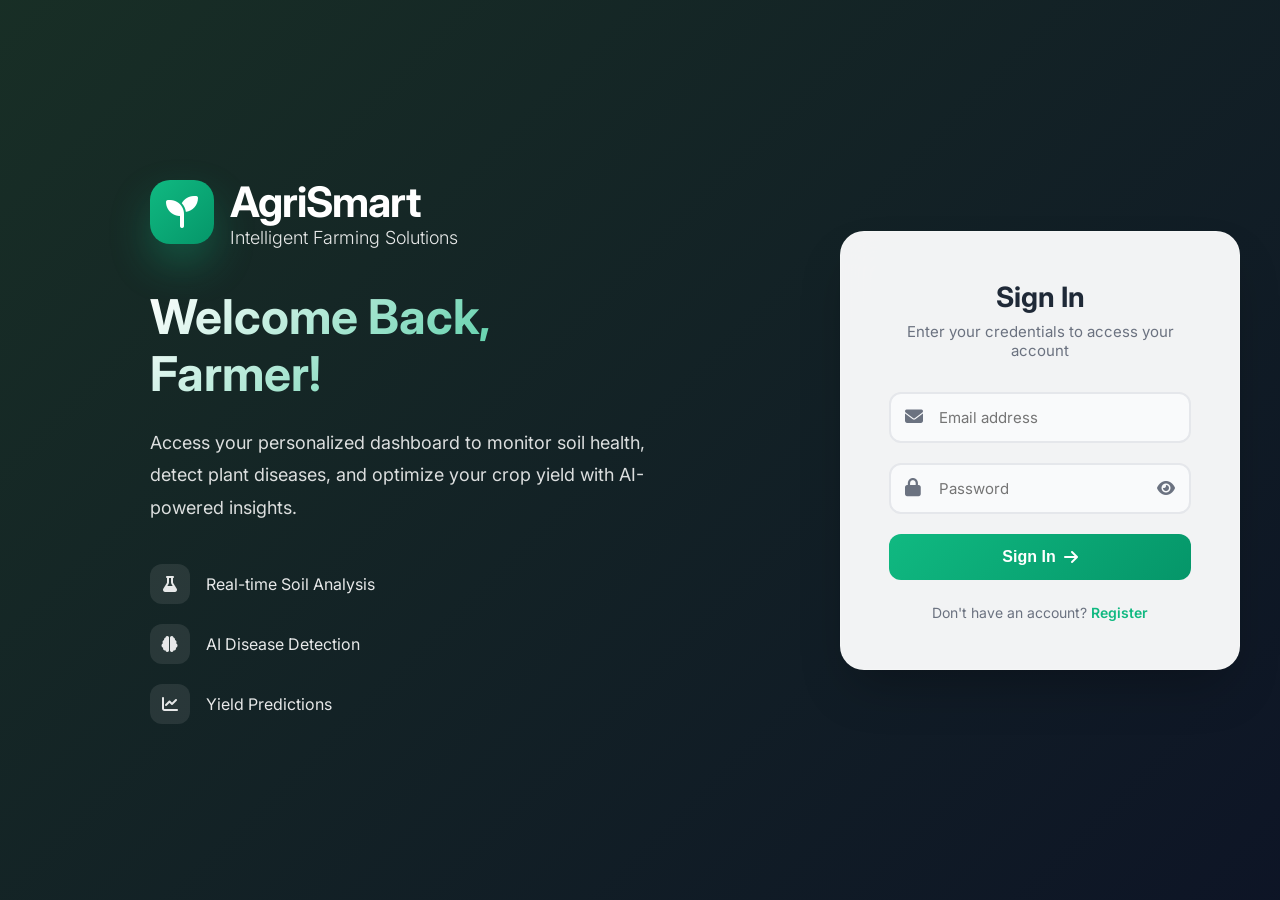
<file: frontend/index.html>
<!DOCTYPE html>
<html lang="en">

<head>
    <meta charset="UTF-8">
    <meta name="viewport" content="width=device-width, initial-scale=1.0">
    <title>AgriSmart | Intelligent Agriculture Support</title>
    <link href="https://fonts.googleapis.com/css2?family=Inter:wght@300;400;500;600;700&display=swap" rel="stylesheet">
    <link rel="stylesheet" href="https://cdnjs.cloudflare.com/ajax/libs/font-awesome/6.4.0/css/all.min.css">
    
    <script src="guard.js"></script>
    <style>
        :root {
            --primary-green: #2d5a3d;
            --light-green: #4a7c59;
            --accent-green: #7fb069;
            --pale-green: #e8f5e9;
            --dark-bg: #1a2f1f;
            --card-bg: #ffffff;
            --text-dark: #1f2937;
            --text-light: #6b7280;
            --border-color: #d1d5db;
            --success: #22c55e;
            --warning: #f59e0b;
            --error: #ef4444;
            --sidebar-width: 260px;
        }

        * {
            margin: 0;
            padding: 0;
            box-sizing: border-box;
        }

        body {
            font-family: 'Inter', sans-serif;
            background: linear-gradient(135deg, #f0fdf4 0%, #dcfce7 100%);
            color: var(--text-dark);
            min-height: 100vh;
            display: flex;
        }

        .sidebar {
            width: var(--sidebar-width);
            background: linear-gradient(180deg, var(--primary-green) 0%, var(--dark-bg) 100%);
            color: white;
            position: fixed;
            height: 100vh;
            padding: 24px 0;
            display: flex;
            flex-direction: column;
            box-shadow: 4px 0 24px rgba(0, 0, 0, 0.15);
            z-index: 100;
        }

        .sidebar-header {
            padding: 0 24px 24px;
            border-bottom: 1px solid rgba(255, 255, 255, 0.1);
            margin-bottom: 16px;
        }

        .logo {
            display: flex;
            align-items: center;
            gap: 12px;
            font-size: 24px;
            font-weight: 700;
        }

        .logo i {
            font-size: 32px;
            color: var(--accent-green);
        }

        .logo-subtitle {
            font-size: 12px;
            color: rgba(255, 255, 255, 0.7);
            margin-left: 44px;
            font-weight: 400;
        }

        .nav-menu {
            flex: 1;
            padding: 0 16px;
        }

        .nav-item {
            display: flex;
            align-items: center;
            gap: 14px;
            padding: 14px 16px;
            margin: 4px 0;
            border-radius: 12px;
            cursor: pointer;
            transition: all 0.3s ease;
            font-weight: 500;
            color: rgba(255, 255, 255, 0.8);
            border: none;
            background: transparent;
            width: 100%;
            text-align: left;
            font-size: 15px;
        }

        .nav-item:hover {
            background: rgba(255, 255, 255, 0.1);
            color: white;
            transform: translateX(4px);
        }

        .nav-item.active {
            background: var(--accent-green);
            color: white;
            box-shadow: 0 4px 12px rgba(127, 176, 105, 0.4);
        }

        .nav-item i {
            font-size: 18px;
            width: 24px;
            text-align: center;
        }

        .sidebar-footer {
            padding: 16px 24px;
            border-top: 1px solid rgba(255, 255, 255, 0.1);
        }

        .logout-btn {
            display: flex;
            align-items: center;
            gap: 12px;
            color: rgba(255, 255, 255, 0.8);
            background: rgba(255, 255, 255, 0.1);
            border: none;
            padding: 12px 16px;
            border-radius: 10px;
            cursor: pointer;
            width: 100%;
            font-size: 14px;
            font-weight: 500;
            transition: all 0.3s ease;
        }

        .logout-btn:hover {
            background: rgba(239, 68, 68, 0.2);
            color: #fca5a5;
        }

        .main-content {
            margin-left: var(--sidebar-width);
            flex: 1;
            padding: 32px 40px;
            max-width: calc(100% - var(--sidebar-width));
        }

        .header {
            display: flex;
            justify-content: space-between;
            align-items: center;
            margin-bottom: 32px;
        }

        .page-title h1 {
            font-size: 28px;
            font-weight: 700;
            color: var(--primary-green);
            margin-bottom: 4px;
        }

        .page-title p {
            color: var(--text-light);
            font-size: 14px;
        }

        .user-info {
            display: flex;
            align-items: center;
            gap: 16px;
        }

        .weather-widget {
            display: flex;
            align-items: center;
            gap: 8px;
            background: white;
            padding: 10px 16px;
            border-radius: 12px;
            box-shadow: 0 2px 8px rgba(0, 0, 0, 0.05);
            font-size: 14px;
            color: var(--text-dark);
        }

        .weather-widget i {
            color: var(--warning);
            font-size: 20px;
        }

        .user-avatar {
            width: 44px;
            height: 44px;
            border-radius: 50%;
            background: linear-gradient(135deg, var(--accent-green) 0%, var(--light-green) 100%);
            display: flex;
            align-items: center;
            justify-content: center;
            color: white;
            font-weight: 600;
            cursor: pointer;
            box-shadow: 0 2px 12px rgba(127, 176, 105, 0.4);
        }

        .section {
            display: none;
            animation: fadeIn 0.4s ease;
        }

        .section.active {
            display: block;
        }

        @keyframes fadeIn {
            from {
                opacity: 0;
                transform: translateY(10px);
            }
            to {
                opacity: 1;
                transform: translateY(0);
            }
        }

        .card {
            background: var(--card-bg);
            border-radius: 16px;
            padding: 28px;
            box-shadow: 0 4px 24px rgba(0, 0, 0, 0.06);
            margin-bottom: 24px;
            border: 1px solid rgba(0, 0, 0, 0.04);
        }

        .card-header {
            display: flex;
            align-items: center;
            gap: 12px;
            margin-bottom: 24px;
            padding-bottom: 16px;
            border-bottom: 2px solid var(--pale-green);
        }

        .card-header i {
            font-size: 24px;
            color: var(--accent-green);
            background: var(--pale-green);
            padding: 10px;
            border-radius: 10px;
        }

        .card-header h2 {
            font-size: 20px;
            font-weight: 600;
            color: var(--text-dark);
        }

        .form-grid {
            display: grid;
            grid-template-columns: repeat(auto-fit, minmax(220px, 1fr));
            gap: 20px;
            margin-bottom: 24px;
        }

        .input-group {
            display: flex;
            flex-direction: column;
            gap: 8px;
        }

        .input-group label {
            font-size: 14px;
            font-weight: 600;
            color: var(--text-dark);
            display: flex;
            align-items: center;
            gap: 6px;
        }

        .input-group label i {
            color: var(--accent-green);
            font-size: 12px;
        }

        .input-group input,
        .input-group select {
            padding: 12px 16px;
            border: 2px solid #e5e7eb;
            border-radius: 10px;
            font-size: 15px;
            transition: all 0.3s ease;
            font-family: inherit;
        }

        .input-group input:focus,
        .input-group select:focus {
            outline: none;
            border-color: var(--accent-green);
            box-shadow: 0 0 0 3px rgba(127, 176, 105, 0.15);
        }

        .submit-btn {
            background: linear-gradient(135deg, var(--primary-green) 0%, var(--light-green) 100%);
            color: white;
            border: none;
            padding: 14px 32px;
            border-radius: 10px;
            font-size: 16px;
            font-weight: 600;
            cursor: pointer;
            transition: all 0.3s ease;
            display: inline-flex;
            align-items: center;
            gap: 8px;
            box-shadow: 0 4px 16px rgba(45, 90, 61, 0.3);
        }

        .submit-btn:hover {
            transform: translateY(-2px);
            box-shadow: 0 6px 20px rgba(45, 90, 61, 0.4);
        }

        .result-box {
            background: linear-gradient(135deg, var(--pale-green) 0%, #f0fdf4 100%);
            border-radius: 12px;
            padding: 20px;
            margin-top: 24px;
            border-left: 4px solid var(--accent-green);
        }

        .result-item {
            display: flex;
            align-items: center;
            gap: 12px;
            margin: 12px 0;
            font-size: 15px;
        }

        .result-item i {
            color: var(--accent-green);
            font-size: 18px;
        }

        .result-item strong {
            color: var(--primary-green);
            font-weight: 600;
        }

        .upload-container {
            display: grid;
            grid-template-columns: 1fr 1fr;
            gap: 32px;
            align-items: start;
        }

        .upload-box {
            border: 3px dashed #d1d5db;
            border-radius: 16px;
            padding: 40px;
            text-align: center;
            transition: all 0.3s ease;
            background: #fafafa;
            cursor: pointer;
            position: relative;
            overflow: hidden;
        }

        .upload-box:hover {
            border-color: var(--accent-green);
            background: var(--pale-green);
            transform: translateY(-2px);
        }

        .upload-box.has-image {
            border-color: var(--accent-green);
            background: white;
            padding: 20px;
        }

        .upload-box input[type="file"] {
            position: absolute;
            inset: 0;
            opacity: 0;
            cursor: pointer;
            width: 100%;
            height: 100%;
        }

        .upload-icon {
            font-size: 48px;
            color: var(--accent-green);
            margin-bottom: 16px;
        }

        .upload-text {
            font-size: 16px;
            color: var(--text-light);
            margin-bottom: 8px;
        }

        .upload-hint {
            font-size: 13px;
            color: #9ca3af;
        }

        .preview-image {
            max-width: 100%;
            max-height: 300px;
            border-radius: 12px;
            box-shadow: 0 4px 16px rgba(0, 0, 0, 0.1);
            display: none;
        }

        .upload-box.has-image .preview-image {
            display: block;
        }

        .upload-box.has-image .upload-content {
            display: none;
        }

        .analysis-panel {
            background: white;
            border-radius: 16px;
            padding: 24px;
            box-shadow: 0 4px 16px rgba(0, 0, 0, 0.06);
        }

        .analysis-status {
            display: flex;
            align-items: center;
            gap: 12px;
            padding: 16px;
            background: var(--pale-green);
            border-radius: 12px;
            margin-bottom: 20px;
        }

        .status-indicator {
            width: 12px;
            height: 12px;
            border-radius: 50%;
            background: var(--warning);
            animation: pulse 2s infinite;
        }

        @keyframes pulse {
            0%, 100% { opacity: 1; }
            50% { opacity: 0.5; }
        }

        .metric-grid {
            display: grid;
            grid-template-columns: repeat(2, 1fr);
            gap: 16px;
            margin-top: 20px;
        }

        .metric-card {
            background: #f9fafb;
            padding: 16px;
            border-radius: 12px;
            text-align: center;
            border: 2px solid transparent;
            transition: all 0.3s ease;
        }

        .metric-card:hover {
            border-color: var(--accent-green);
            transform: translateY(-2px);
        }

        .metric-value {
            font-size: 24px;
            font-weight: 700;
            color: var(--primary-green);
            margin-bottom: 4px;
        }

        .metric-label {
            font-size: 12px;
            color: var(--text-light);
            text-transform: uppercase;
            letter-spacing: 0.5px;
            font-weight: 600;
        }

        .profile-grid {
            display: grid;
            grid-template-columns: 300px 1fr;
            gap: 32px;
        }

        .profile-card {
            text-align: center;
            padding: 40px 24px;
        }

        .profile-avatar-large {
            width: 120px;
            height: 120px;
            border-radius: 50%;
            background: linear-gradient(135deg, var(--accent-green) 0%, var(--light-green) 100%);
            display: flex;
            align-items: center;
            justify-content: center;
            margin: 0 auto 20px;
            font-size: 48px;
            color: white;
            box-shadow: 0 8px 24px rgba(127, 176, 105, 0.4);
        }

        .profile-name {
            font-size: 22px;
            font-weight: 700;
            color: var(--text-dark);
            margin-bottom: 4px;
        }

        .profile-role {
            color: var(--accent-green);
            font-weight: 600;
            font-size: 14px;
            text-transform: uppercase;
            letter-spacing: 1px;
        }

        .info-list {
            display: flex;
            flex-direction: column;
            gap: 20px;
        }

        .info-item {
            display: flex;
            align-items: center;
            gap: 16px;
            padding: 20px;
            background: #f9fafb;
            border-radius: 12px;
            transition: all 0.3s ease;
        }

        .info-item:hover {
            background: var(--pale-green);
            transform: translateX(4px);
        }

        .info-icon {
            width: 48px;
            height: 48px;
            border-radius: 12px;
            background: white;
            display: flex;
            align-items: center;
            justify-content: center;
            color: var(--accent-green);
            font-size: 20px;
            box-shadow: 0 2px 8px rgba(0, 0, 0, 0.05);
        }

        .info-content h4 {
            font-size: 12px;
            color: var(--text-light);
            text-transform: uppercase;
            letter-spacing: 0.5px;
            margin-bottom: 4px;
        }

        .info-content p {
            font-size: 16px;
            font-weight: 600;
            color: var(--text-dark);
        }

        @media (max-width: 1024px) {
            .sidebar {
                transform: translateX(-100%);
                transition: transform 0.3s ease;
            }

            .sidebar.open {
                transform: translateX(0);
            }

            .main-content {
                margin-left: 0;
                max-width: 100%;
            }

            .upload-container {
                grid-template-columns: 1fr;
            }

            .profile-grid {
                grid-template-columns: 1fr;
            }
        }

        ::-webkit-scrollbar {
            width: 8px;
        }

        ::-webkit-scrollbar-track {
            background: #f1f1f1;
        }

        ::-webkit-scrollbar-thumb {
            background: var(--accent-green);
            border-radius: 4px;
        }

        ::-webkit-scrollbar-thumb:hover {
            background: var(--light-green);
        }
    </style>
</head>

<body>
    <!-- Logout Confirmation Modal -->
    <div id="logoutModal" style="
        display: none;
        position: fixed;
        inset: 0;
        background: rgba(0,0,0,0.5);
        z-index: 10000;
        align-items: center;
        justify-content: center;
    ">
        <div style="
            background: white;
            padding: 32px;
            border-radius: 16px;
            max-width: 400px;
            text-align: center;
            box-shadow: 0 25px 50px -12px rgba(0,0,0,0.25);
        ">
            <i class="fas fa-sign-out-alt" style="font-size: 48px; color: #ef4444; margin-bottom: 16px;"></i>
            <h3 style="margin-bottom: 8px; color: #1f2937;">Confirm Logout</h3>
            <p style="color: #6b7280; margin-bottom: 24px;">Are you sure you want to logout from AgriSmart?</p>
            <div style="display: flex; gap: 12px; justify-content: center;">
                <button onclick="closeLogoutModal()" style="
                    padding: 12px 24px;
                    border: 1px solid #d1d5db;
                    background: white;
                    border-radius: 8px;
                    cursor: pointer;
                    font-weight: 500;
                ">Cancel</button>
                <button onclick="confirmLogout()" style="
                    padding: 12px 24px;
                    border: none;
                    background: #ef4444;
                    color: white;
                    border-radius: 8px;
                    cursor: pointer;
                    font-weight: 500;
                ">Yes, Logout</button>
            </div>
        </div>
    </div>

    <!-- Edit Profile Modal -->
    <div id="editProfileModal" style="
        display: none;
        position: fixed;
        inset: 0;
        background: rgba(0,0,0,0.5);
        z-index: 10000;
        align-items: center;
        justify-content: center;
        overflow-y: auto;
    ">
        <div style="
            background: white;
            padding: 32px;
            border-radius: 16px;
            max-width: 500px;
            width: 90%;
            max-height: 90vh;
            overflow-y: auto;
            box-shadow: 0 25px 50px -12px rgba(0,0,0,0.25);
        ">
            <div style="display: flex; justify-content: space-between; align-items: center; margin-bottom: 24px;">
                <h3 style="color: #1f2937;">Edit Profile</h3>
                <button onclick="closeEditModal()" style="background: none; border: none; font-size: 24px; cursor: pointer; color: #6b7280;">&times;</button>
            </div>
            
            <div style="display: flex; flex-direction: column; gap: 16px;">
                <div>
                    <label style="display: block; font-size: 14px; font-weight: 500; margin-bottom: 6px; color: #374151;">Full Name</label>
                    <input type="text" id="edit-fullname" style="width: 100%; padding: 10px 14px; border: 1px solid #d1d5db; border-radius: 8px;">
                </div>
                
                <div>
                    <label style="display: block; font-size: 14px; font-weight: 500; margin-bottom: 6px; color: #374151;">
                        <i class="fas fa-map-marker-alt" style="color: #10b981; margin-right: 6px;"></i>
                        State
                    </label>
                    <input type="text" id="edit-state" style="width: 100%; padding: 10px 14px; border: 1px solid #d1d5db; border-radius: 8px;">
                </div>
                
                <div>
                    <label style="display: block; font-size: 14px; font-weight: 500; margin-bottom: 6px; color: #374151;">District</label>
                    <input type="text" id="edit-district" style="width: 100%; padding: 10px 14px; border: 1px solid #d1d5db; border-radius: 8px;">
                </div>
                
                <div>
                    <label style="display: block; font-size: 14px; font-weight: 500; margin-bottom: 6px; color: #374151;">Village</label>
                    <input type="text" id="edit-village" style="width: 100%; padding: 10px 14px; border: 1px solid #d1d5db; border-radius: 8px;">
                </div>
                
                <button onclick="fetchLocation()" style="
                    display: flex;
                    align-items: center;
                    justify-content: center;
                    gap: 8px;
                    padding: 12px;
                    background: #f3f4f6;
                    border: 1px dashed #10b981;
                    border-radius: 8px;
                    cursor: pointer;
                    color: #10b981;
                    font-weight: 500;
                ">
                    <i class="fas fa-location-arrow"></i>
                    Auto-fetch Current Location
                </button>
            </div>
            
            <div style="display: flex; gap: 12px; justify-content: flex-end; margin-top: 24px;">
                <button onclick="closeEditModal()" style="
                    padding: 12px 24px;
                    border: 1px solid #d1d5db;
                    background: white;
                    border-radius: 8px;
                    cursor: pointer;
                    font-weight: 500;
                ">Cancel</button>
                <button onclick="saveProfile()" style="
                    padding: 12px 24px;
                    border: none;
                    background: #10b981;
                    color: white;
                    border-radius: 8px;
                    cursor: pointer;
                    font-weight: 500;
                ">
                    <i class="fas fa-save" style="margin-right: 6px;"></i>
                    Save Changes
                </button>
            </div>
        </div>
    </div>

    <!-- Sidebar -->
    <aside class="sidebar">
        <div class="sidebar-header">
            <div class="logo">
                <i class="fas fa-seedling"></i>
                <span>AgriSmart</span>
            </div>
            <div class="logo-subtitle">Intelligent Farming</div>
        </div>
        <nav class="nav-menu">
            <button class="nav-item active" onclick="showSection('soil', this)">
                <i class="fas fa-flask"></i>
                <span>Soil Analysis</span>
            </button>
            <button class="nav-item" onclick="showSection('plant', this)">
                <i class="fas fa-leaf"></i>
                <span>Plant Health</span>
            </button>
            <button class="nav-item" onclick="showSection('soilimg', this)">
                <i class="fas fa-camera"></i>
                <span>Soil Vision</span>
            </button>
            <button class="nav-item" onclick="showSection('profile', this)">
                <i class="fas fa-user-circle"></i>
                <span>My Profile</span>
            </button>
        </nav>
        <div class="sidebar-footer">
            <button class="logout-btn" onclick="logout()">
                <i class="fas fa-sign-out-alt"></i>
                <span>Logout</span>
            </button>
        </div>
    </aside>

    <!-- Main Content -->
    <main class="main-content">
        <!-- Header -->
        <header class="header">
            <div class="page-title">
                <h1 id="page-heading">Soil Analysis</h1>
                <p>Monitor and optimize your crop conditions</p>
            </div>
            <div class="user-info">
                <div class="weather-widget" id="weather">
                    <i class="fas fa-spinner fa-spin"></i>
                    <span>Fetching weather…</span>
                </div>
               <div class="user-avatar" onclick="showSection('profile', document.querySelectorAll('.nav-item')[3])">
                    <i class="fas fa-user"></i>
                </div>
            </div>
        </header>

        <!-- Soil Analysis Section -->
        <section id="soil" class="section active">
            <div class="card">
                <div class="card-header">
                    <i class="fas fa-vial"></i>
                    <h2>Manual Soil Parameters</h2>
                </div>
                <div class="form-grid">
                    <div class="input-group">
                        <label><i class="fas fa-map-marker-alt"></i> Location</label>
                        <input type="text" id="location" placeholder="e.g., Karnataka" value="Karnataka">
                    </div>
                    <div class="input-group">
                        <label><i class="fas fa-tint"></i> pH Level</label>
                        <input type="number" id="ph" step="0.1" placeholder="6.5" min="0" max="14">
                    </div>
                    <div class="input-group">
                        <label><i class="fas fa-atom"></i> Nitrogen (N)</label>
                        <input type="number" id="nitrogen" placeholder="mg/kg">
                    </div>
                    <div class="input-group">
                        <label><i class="fas fa-atom"></i> Phosphorus (P)</label>
                        <input type="number" id="phosphorus" placeholder="mg/kg">
                    </div>
                    <div class="input-group">
                        <label><i class="fas fa-atom"></i> Potassium (K)</label>
                        <input type="number" id="potassium" placeholder="mg/kg">
                    </div>
                    <div class="input-group">
                        <label><i class="fas fa-water"></i> Moisture %</label>
                        <input type="number" id="moisture" placeholder="%" min="0" max="100">
                    </div>
                    <div class="input-group">
                        <label>Temperature (°C)</label>
                        <input type="number" id="temperature" placeholder="°C">
                    </div>
                    <div class="input-group">
                        <label>Rainfall (mm)</label>
                        <input type="number" id="rainfall" placeholder="mm">
                    </div>
                </div>
                <button class="submit-btn" onclick="submitForm()">
                    <i class="fas fa-calculator"></i>
                    Analyze Soil
                </button>
                <div class="result-box" id="soil-result" style="display: none;">
                    <div class="result-item">
                        <i class="fas fa-check-circle"></i>
                        <span>Recommended Crop: <ul id="crop-list" style="margin-left:20px;"></ul></span>
                    </div>
                    <div class="result-item">
                        <i class="fas fa-flask"></i>
                        <span>Fertilizer Plan: <span id="fertilizer">-</span></span>
                    </div>
                </div>
            </div>
        </section>

        <!-- Plant Health Section -->
        <section id="plant" class="section">
            <div class="card">
                <div class="card-header">
                    <i class="fas fa-heartbeat"></i>
                    <h2>Plant Disease Detection</h2>
                </div>
                <div class="upload-container">
                    <div class="upload-box" id="plant-upload" onclick="document.getElementById('plant-file').click()">
                        <input type="file" id="plant-file" accept="image/*" onchange="handleImageUpload(event, 'plant')">
                        <div class="upload-content">
                            <i class="fas fa-cloud-upload-alt upload-icon"></i>
                            <div class="upload-text">Drop plant image here</div>
                            <div class="upload-hint">or click to browse (JPG, PNG)</div>
                        </div>
                        <img id="plant-preview" class="preview-image">
                    </div>
                    <div class="analysis-panel">
                        <div class="analysis-status">
                            <div class="status-indicator"></div>
                            <div>
                                <strong>Analysis Status:</strong> Baseline Mode Active
                                <div style="font-size: 13px; color: var(--text-light); margin-top: 4px;">ML model training in progress</div>
                            </div>
                        </div>
                        <div class="metric-grid" id="plant-metrics">
                            <div class="metric-card">
                                <div class="metric-value" id="plant-disease-name">—</div>
                                <div class="metric-label">Disease</div>
                            </div>
                            <div class="metric-card">
                                <div class="metric-value" id="plant-confidence">—</div>
                                <div class="metric-label">Confidence</div>
                            </div>
                        </div>
                    </div>
                </div>
            </div>
        </section>

        <!-- Soil Vision Section -->
        <section id="soilimg" class="section">
            <div class="card">
                <div class="card-header">
                    <i class="fas fa-mountain"></i>
                    <h2>Soil Type Recognition</h2>
                </div>
                <div class="upload-container">
                    <div class="upload-box" id="soil-upload" onclick="document.getElementById('soilImage').click()">
                        <input type="file" id="soilImage" accept="image/*" onchange="handleImageUpload(event, 'soil')">
                        <div class="upload-content">
                            <i class="fas fa-camera upload-icon"></i>
                            <div class="upload-text">Upload soil image</div>
                            <div class="upload-hint">Natural light, close-up</div>
                        </div>
                        <img id="soil-preview" class="preview-image">
                    </div>
                    <div class="analysis-panel">
                        <div class="analysis-status" style="background:#eff6ff;border-left:4px solid #3b82f6;">
                            <div style="width:12px;height:12px;border-radius:50%;background:#3b82f6;margin-right:12px;"></div>
                            <div>
                                <strong>Model Output:</strong> Image-based classification
                                <div style="font-size:13px;color:var(--text-light);margin-top:4px;">Results derived from visual soil patterns only</div>
                            </div>
                        </div>
                        <div class="result-box" style="border-left-color:#3b82f6;background:#eff6ff;">
                            <div class="result-item">
                                <i class="fas fa-seedling" style="color:#3b82f6;"></i>
                                <span>Soil Type: <strong id="soil_type">—</strong></span>
                            </div>
                            <div class="result-item">
                                <i class="fas fa-chart-line" style="color:#3b82f6;"></i>
                                <span>Confidence: <strong id="soil_confidence">—</strong></span>
                            </div>
                        </div>
                        <div style="margin-top:16px;padding:12px;background:#f3f4f6;border-radius:8px;font-size:13px;color:var(--text-light);text-align:center;">
                            <i class="fas fa-robot" style="margin-right:6px;"></i>
                            No chemical or moisture sensors used
                        </div>
                    </div>
                </div>
            </div>
        </section>

        <!-- Profile Section -->
        <section id="profile" class="section">
            <div class="profile-grid">
                <div class="card profile-card">
                    <div class="profile-avatar-large">
                        <i class="fas fa-user"></i>
                    </div>
                    <div class="profile-name" id="profile-name"></div>
                    <div class="profile-role" id="profile-role"></div>
                </div>
                <div class="card">
                    <div class="card-header">
                        <i class="fas fa-id-card"></i>
                        <h2>Account Information</h2>
                    </div>
                    <div class="info-list" id="info-list">
                        <!-- Dynamic content -->
                    </div>
                </div>
            </div>
        </section>
          
        <div id="toast" style="
            position: fixed;
            bottom: 24px;
            right: 24px;
            background: #1f2937;
            color: white;
            padding: 14px 20px;
            border-radius: 10px;
            box-shadow: 0 8px 24px rgba(0,0,0,.3);
            display: none;
            z-index: 9999;
            font-weight: 500;">
        </div>
    </main>

    <script>
        // Logout functions
        function logout() {
            document.getElementById('logoutModal').style.display = 'flex';
        }

        function closeLogoutModal() {
            document.getElementById('logoutModal').style.display = 'none';
        }

        function confirmLogout() {
            document.cookie = "auth=; expires=Thu, 01 Jan 1970 00:00:00 UTC; path=/;";
            localStorage.removeItem("user");
            localStorage.removeItem("userEmail");
            window.location.href = "login.html";
        }

        // Edit Profile functions
        function openEditModal() {
            document.getElementById('edit-fullname').value = document.getElementById('profile-name').textContent || '';
            const locationText = document.getElementById('p-location')?.textContent || '';
            const parts = locationText.split(',').map(p => p.trim());
            document.getElementById('edit-village').value = parts[0] || '';
            document.getElementById('edit-district').value = parts[1] || '';
            document.getElementById('edit-state').value = parts[2] || '';
            
            document.getElementById('editProfileModal').style.display = 'flex';
        }

        function closeEditModal() {
            document.getElementById('editProfileModal').style.display = 'none';
        }

      // Accurate Location Fetching with multiple fallback services
   async function fetchLocation() {
          if (!navigator.geolocation) {
              notify("Geolocation not supported by your browser", "error");
              return;
          }
          
          notify("Detecting your precise location...", "info");
          
          const options = {
              enableHighAccuracy: true,
              timeout: 10000,
              maximumAge: 0
          };
          
          navigator.geolocation.getCurrentPosition(
              async (position) => {
                  const { latitude, longitude, accuracy } = position.coords;
                  console.log(`GPS Accuracy: ${accuracy} meters`);
                  
                  // ADD THIS LINE - Store coordinates for saveProfile()
                  window.lastDetectedCoordinates = { latitude, longitude, accuracy };
                  
                  try {
                      // Try multiple geocoding services for best accuracy
                      const locationData = await getAccurateLocationData(latitude, longitude);
                      
                      if (locationData) {
                          document.getElementById('edit-state').value = locationData.state || '';
                          document.getElementById('edit-district').value = locationData.district || '';
                          document.getElementById('edit-village').value = locationData.village || '';
                          
                          notify(`Location found: ${locationData.village || locationData.district || 'Unknown'}, ${locationData.state || 'Unknown'} (Accuracy: ${Math.round(accuracy)}m)`, "success");
                      } else {
                          // Fallback to raw coordinates display
                          notify(`Location detected (Accuracy: ${Math.round(accuracy)}m). Please verify details.`, "warning");
                      }
                  } catch (err) {
                      console.error("Geocoding error:", err);
                      notify("Location detected but address lookup failed. Please enter manually.", "warning");
                  }
              },
              (err) => {
                  let errorMsg = "Location access failed";
                  switch(err.code) {
                      case err.PERMISSION_DENIED:
                          errorMsg = "Location permission denied. Please enable location services.";
                          break;
                      case err.POSITION_UNAVAILABLE:
                          errorMsg = "Location information unavailable.";
                          break;
                      case err.TIMEOUT:
                          errorMsg = "Location request timed out.";
                          break;
                  }
                  notify(errorMsg, "error");
                  
                  // Fallback to IP-based location
                  fetchIPLocation();
              },
              options
          );
      }
      
      // Try multiple geocoding services for accuracy
      async function getAccurateLocationData(lat, lon) {
          // Service 1: OpenStreetMap Nominatim (primary)
          try {
              const data = await fetchNominatim(lat, lon);
              if (data && data.address) return data;
          } catch (e) { console.log("Nominatim failed, trying fallback..."); }
          
          // Service 2: BigDataCloud (free tier, no API key needed for basic)
          try {
              const data = await fetchBigDataCloud(lat, lon);
              if (data) return data;
          } catch (e) { console.log("BigDataCloud failed, trying next..."); }
          
          // Service 3: OpenCage (requires API key, optional)
          // Add your API key if you have one
          // try {
          //     const data = await fetchOpenCage(lat, lon);
          //     if (data) return data;
          // } catch (e) { console.log("OpenCage failed"); }
          
          return null;
      }
      
      // OpenStreetMap Nominatim - Detailed address
      async function fetchNominatim(lat, lon) {
          const url = `https://nominatim.openstreetmap.org/reverse?format=json&lat=${lat}&lon=${lon}&zoom=18&addressdetails=1&accept-language=en`;
          
          const response = await fetch(url, {
              headers: {
                  'User-Agent': 'AgriSmart/1.0 (agriculture-app@example.com)'
              }
          });
          
          if (!response.ok) throw new Error("Nominatim request failed");
          
          const data = await response.json();
          const addr = data.address || {};
          
          return {
              village: addr.village || addr.hamlet || addr.locality || addr.suburb || addr.town || '',
              district: addr.county || addr.district || addr.subdistrict || addr.city_district || '',
              state: addr.state || addr.state_district || addr.province || '',
              country: addr.country || '',
              postcode: addr.postcode || '',
              full_address: data.display_name || '',
              source: 'nominatim'
          };
      }
      
      // BigDataCloud Free Reverse Geocoding
      async function fetchBigDataCloud(lat, lon) {
          const url = `https://api.bigdatacloud.net/data/reverse-geocode-client?latitude=${lat}&longitude=${lon}&localityLanguage=en`;
          
          const response = await fetch(url);
          if (!response.ok) throw new Error("BigDataCloud request failed");
          
          const data = await response.json();
          
          return {
              village: data.locality || data.city || '',
              district: data.localityInfo?.administrative?.[2]?.name || data.district || '',
              state: data.principalSubdivision || data.localityInfo?.administrative?.[1]?.name || '',
              country: data.countryName || '',
              postcode: data.postcode || '',
              full_address: `${data.locality}, ${data.principalSubdivision}, ${data.countryName}`,
              source: 'bigdatacloud'
          };
      }
      
      // IP-based fallback location (less accurate)
      async function fetchIPLocation() {
          notify("Trying IP-based location...", "info");
          
          try {
              // Using ipapi.co (free tier: 30k requests/month)
              const response = await fetch('https://ipapi.co/json/');
              const data = await response.json();
              
              if (data.error) throw new Error(data.reason);
              
              document.getElementById('edit-state').value = data.region || '';
              document.getElementById('edit-district').value = data.city || '';
              document.getElementById('edit-village').value = '';
              
              notify(`Approximate location: ${data.city}, ${data.region} (IP-based, less accurate)`, "warning");
          } catch (err) {
              console.error("IP location failed:", err);
              notify("Could not detect location. Please enter manually.", "error");
          }
      }
      
      // Alternative: Google Maps Geocoding (requires API key)
      // Uncomment and add your API key if you have one
      /*
      async function fetchGoogleGeocoding(lat, lon) {
          const API_KEY = 'YOUR_GOOGLE_MAPS_API_KEY';
          const url = `https://maps.googleapis.com/maps/api/geocode/json?latlng=${lat},${lon}&key=${API_KEY}`;
          
          const response = await fetch(url);
          const data = await response.json();
          
          if (data.status !== 'OK') throw new Error("Google geocoding failed");
          
          const result = data.results[0];
          const components = result.address_components;
          
          const getComponent = (type) => {
              const comp = components.find(c => c.types.includes(type));
              return comp ? comp.long_name : '';
          };
          
          return {
              village: getComponent('locality') || getComponent('sublocality') || '',
              district: getComponent('administrative_area_level_2') || '',
              state: getComponent('administrative_area_level_1') || '',
              country: getComponent('country') || '',
              postcode: getComponent('postal_code') || '',
              full_address: result.formatted_address,
              source: 'google'
          };
      }
      */
async function saveProfile() {
    const email = localStorage.getItem("userEmail");
    if (!email) {
        notify("Not logged in", "error");
        return;
    }
    
    // Get stored coordinates from geolocation (may be null if not fetched)
    const coords = window.lastDetectedCoordinates || {};
    
    // Debug: Log what we're sending
    console.log("Saving profile with coordinates:", coords);
    
    const payload = {
        fullname: document.getElementById('edit-fullname').value,
        state: document.getElementById('edit-state').value,
        district: document.getElementById('edit-district').value,
        village: document.getElementById('edit-village').value,
        latitude: coords.latitude || 0,
        longitude: coords.longitude || 0,
        accuracy: coords.accuracy || 0
    };
    
    try {
        const response = await fetch("http://localhost:8080/update-profile", {
            method: "POST",
            headers: {
                "Content-Type": "application/json",
                "X-User": email
            },
            body: JSON.stringify(payload)
        });
        
        const data = await response.json();
        
        if (data.success) {
            notify("Profile updated successfully!", "success");
            closeEditModal();
            loadProfile();
        } else {
            notify(data.message || "Update failed", "error");
        }
    } catch (err) {
        console.error(err);
        notify("Server error", "error");
    }
}

        // Weather
        async function loadWeather() {
            const widget = document.getElementById("weather");
            if (!navigator.geolocation) {
                widget.innerHTML = `<i class="fas fa-ban"></i><span>Location not supported</span>`;
                return;
            }

            navigator.geolocation.getCurrentPosition(
                async position => {
                    try {
                        const url = `https://api.open-meteo.com/v1/forecast?latitude=${position.coords.latitude}&longitude=${position.coords.longitude}&current_weather=true`;
                        const res = await fetch(url);
                        const data = await res.json();
                        const temp = data.current_weather.temperature;
                        const code = data.current_weather.weathercode;
                        widget.innerHTML = `<i class="fas ${weatherIcon(code)}"></i><span>${temp}°C · ${weatherText(code)}</span>`;
                    } catch (err) {
                        widget.innerHTML = `<i class="fas fa-cloud-slash"></i><span>Weather unavailable</span>`;
                    }
                },
                err => {
                    widget.innerHTML = `<i class="fas fa-location-slash"></i><span>Location denied</span>`;
                }
            );
        }

        function weatherIcon(code) {
            if (code === 0) return "fa-sun";
            if ([1, 2].includes(code)) return "fa-cloud-sun";
            if (code === 3) return "fa-cloud";
            if ([45, 48].includes(code)) return "fa-smog";
            if ([51, 53, 55].includes(code)) return "fa-cloud-rain";
            if ([61, 63, 65].includes(code)) return "fa-cloud-showers-heavy";
            if ([71, 73, 75].includes(code)) return "fa-snowflake";
            if (code >= 80) return "fa-bolt";
            return "fa-cloud";
        }

        function weatherText(code) {
            if (code === 0) return "Clear";
            if ([1, 2].includes(code)) return "Partly Cloudy";
            if (code === 3) return "Cloudy";
            if ([45, 48].includes(code)) return "Fog";
            if ([51, 53, 55].includes(code)) return "Drizzle";
            if ([61, 63, 65].includes(code)) return "Rain";
            if ([71, 73, 75].includes(code)) return "Snow";
            if (code >= 80) return "Storm";
            return "Unknown";
        }

        function notify(msg, type = "info") {
            const toast = document.getElementById("toast");
            if (!toast) return;
            toast.textContent = msg;
            toast.style.background = type === "error" ? "#ef4444" : type === "success" ? "#22c55e" : "#1f2937";
            toast.style.display = "block";
            setTimeout(() => toast.style.display = "none", 3000);
        }

        function submitForm() {
            const fields = ["ph", "nitrogen", "phosphorus", "potassium", "moisture", "temperature", "rainfall"];
            for (let id of fields) {
                const el = document.getElementById(id);
                if (!el.value || el.value.trim() === "") {
                    notify("Please fill all soil parameters before analysis", "error");
                    return;
                }
                if (Number(el.value) <= 0) {
                    notify(`${id.toUpperCase()} must be greater than zero`, "error");
                    return;
                }
            }

            const payload = {
                ph: Number(document.getElementById('ph').value),
                nitrogen: Number(document.getElementById('nitrogen').value),
                phosphorus: Number(document.getElementById('phosphorus').value),
                potassium: Number(document.getElementById('potassium').value),
                moisture: Number(document.getElementById('moisture').value),
                temperature: Number(document.getElementById('temperature').value),
                rainfall: Number(document.getElementById('rainfall').value)
            };

            fetch("http://127.0.0.1:5000/predict-soil-params", {
                method: "POST",
                headers: {
                    "Content-Type": "application/json",
                    "X-User": localStorage.getItem("userEmail")
                },
                body: JSON.stringify(payload)
            })
            .then(res => res.json())
            .then(data => {
                if (!data.success) {
                    notify("ML failed to generate recommendation", "error");
                    return;
                }
                document.getElementById("soil-result").style.display = "block";
                const cropList = document.getElementById("crop-list");
                cropList.innerHTML = "";
                if (data.recommendations?.length) {
                    data.recommendations.forEach(r => {
                        const li = document.createElement("li");
                        li.innerHTML = `<strong>${r.crop}</strong> (${r.confidence}%)`;
                        cropList.appendChild(li);
                    });
                } else {
                    cropList.innerHTML = "<li>No recommendation</li>";
                }
                document.getElementById("fertilizer").textContent = "Balanced NPK as per soil health";
                notify("Crop recommendation successful", "success");
            })
            .catch(err => {
                console.error(err);
                notify("ML server not reachable", "error");
            });
        }

        function showSection(id, btn) {
            document.querySelectorAll('.section').forEach(s => s.classList.remove('active'));
            document.querySelectorAll('.nav-item').forEach(b => b.classList.remove('active'));
            document.getElementById(id).classList.add('active');
            if (btn) btn.classList.add('active');
            
            const headings = {
                'soil': 'Soil Analysis',
                'plant': 'Plant Health Monitor',
                'soilimg': 'Soil Vision AI',
                'profile': 'My Profile'
            };
            document.getElementById('page-heading').textContent = headings[id];
            
            if (id === 'profile') loadProfile();
        }

        function handleImageUpload(event, type) {
            const file = event.target.files[0];
            if (!file) return;

            const previewId = type + "-preview";
            const uploadBoxId = type + "-upload";
            const img = document.getElementById(previewId);
            const uploadBox = document.getElementById(uploadBoxId);

            img.src = URL.createObjectURL(file);
            uploadBox.classList.add("has-image");

            const formData = new FormData();
            formData.append("image", file);

            let endpoint = type === "soil" ? "http://localhost:5000/predict-soil" : "http://localhost:5000/predict-plant";

            fetch(endpoint, { method: "POST", body: formData })
            .then(res => res.json())
            .then(data => {
                if (!data.success) {
                    notify("ML prediction failed");
                    return;
                }
                if (type === "soil") {
                    document.getElementById("soil_type").textContent = data.soilType || "Unknown";
                    document.getElementById("soil_confidence").textContent = data.confidence.toFixed(2) + "%";
                } else if (type === "plant") {
                    document.getElementById("plant-disease-name").textContent = data.disease || "None";
                    document.getElementById("plant-confidence").textContent = data.confidence !== undefined ? data.confidence.toFixed(2) + "%" : "—";
                }
            })
            .catch(err => {
                console.error("ML error", err);
                notify("ML server not reachable");
            });
            event.target.value = "";
        }

    async function loadProfile() {
            const email = localStorage.getItem("userEmail");
            if (!email) return;
            
            try {
                const response = await fetch("http://localhost:8080/me", {
                    headers: { "X-User": email }
                });
                
                if (!response.ok) throw new Error("Failed to fetch profile");
                
                const data = await response.json();
                const role = (data.role || "farmer").toLowerCase();
                
                document.getElementById("profile-name").textContent = data.fullname || "Unknown";
                document.getElementById("profile-role").textContent = role.charAt(0).toUpperCase() + role.slice(1);
                
                // Store coordinates if available for map display
                const locationCoords = data.latitude && data.longitude ? 
                    { lat: data.latitude, lng: data.longitude } : null;
                
                let infoHtml = `
                    <div style="display: flex; justify-content: space-between; align-items: center; margin-bottom: 16px;">
                        <button onclick="openEditModal()" style="
                            display: flex;
                            align-items: center;
                            gap: 6px;
                            padding: 8px 16px;
                            background: #10b981;
                            color: white;
                            border: none;
                            border-radius: 6px;
                            cursor: pointer;
                            font-size: 14px;
                            font-weight: 500;
                        ">
                            <i class="fas fa-edit"></i>
                            Edit Profile
                        </button>
                        ${locationCoords ? `
                        <button onclick="showLocationMap(${locationCoords.lat}, ${locationCoords.lng})" style="
                            display: flex;
                            align-items: center;
                            gap: 6px;
                            padding: 8px 16px;
                            background: #3b82f6;
                            color: white;
                            border: none;
                            border-radius: 6px;
                            cursor: pointer;
                            font-size: 14px;
                            font-weight: 500;
                        ">
                            <i class="fas fa-map-marked-alt"></i>
                            View Map
                        </button>
                        ` : ''}
                    </div>
                    <div class="info-item">
                        <div class="info-icon"><i class="fas fa-id-badge"></i></div>
                        <div class="info-content">
                            <h4>${role === 'farmer' ? 'Farmer ID' : 'Employee ID'}</h4>
                            <p>${data.farmer_id || data.employee_id || '-'}</p>
                        </div>
                    </div>
                    <div class="info-item">
                        <div class="info-icon"><i class="fas fa-user"></i></div>
                        <div class="info-content">
                            <h4>Full Name</h4>
                            <p>${data.fullname || '-'}</p>
                        </div>
                    </div>
                    <div class="info-item">
                        <div class="info-icon"><i class="fas fa-envelope"></i></div>
                        <div class="info-content">
                            <h4>Email</h4>
                            <p>${data.email || email}</p>
                        </div>
                    </div>
                `;
                
                // Location with accuracy indicator
                const locationText = [data.village, data.district, data.state].filter(Boolean).join(", ");
                infoHtml += `
                    <div class="info-item">
                        <div class="info-icon"><i class="fas fa-map-marker-alt"></i></div>
                        <div class="info-content">
                            <h4>Location</h4>
                            <p>${locationText || 'Not set'}</p>
                            ${data.location_accuracy ? `
                            <small style="color: #6b7280; font-size: 12px;">
                                <i class="fas fa-crosshairs"></i> 
                                Accuracy: ${data.location_accuracy < 100 ? 'High' : data.location_accuracy < 1000 ? 'Medium' : 'Low'} 
                                (~${Math.round(data.location_accuracy)}m)
                            </small>
                            ` : ''}
                        </div>
                    </div>
                `;
                
                if (role === 'farmer') {
                    infoHtml += `
                        <div class="info-item">
                            <div class="info-icon"><i class="fas fa-ruler-combined"></i></div>
                            <div class="info-content">
                                <h4>Land Size</h4>
                                <p>${data.land_size ? data.land_size + " acres" : '-'}</p>
                            </div>
                        </div>
                        <div class="info-item">
                            <div class="info-icon"><i class="fas fa-seedling"></i></div>
                            <div class="info-content">
                                <h4>Farming Experience</h4>
                                <p>${data.experience ? data.experience.charAt(0).toUpperCase() + data.experience.slice(1) : '-'}</p>
                            </div>
                        </div>
                    `;
                } else if (role === 'employee') {
                    infoHtml += `
                        <div class="info-item">
                            <div class="info-icon"><i class="fas fa-building"></i></div>
                            <div class="info-content">
                                <h4>Department</h4>
                                <p>${data.department || 'Agricultural Sciences'}</p>
                            </div>
                        </div>
                        <div class="info-item">
                            <div class="info-icon"><i class="fas fa-brain"></i></div>
                            <div class="info-content">
                                <h4>Expertise</h4>
                                <p>${data.expertise || 'Crop Management'}</p>
                            </div>
                        </div>
                        <div class="info-item">
                            <div class="info-icon" style="background: #dbeafe; color: #3b82f6;"><i class="fas fa-certificate"></i></div>
                            <div class="info-content">
                                <h4>Certification Status</h4>
                                <p style="color: #10b981; font-weight: 600;"><i class="fas fa-check-circle"></i> Verified Expert</p>
                            </div>
                        </div>
                    `;
                }
                
                document.getElementById('info-list').innerHTML = infoHtml;
                
            } catch (err) {
                console.error("Profile load error:", err);
            }
        }
        
        // Show location map modal
        function showLocationMap(lat, lng) {
            const modal = document.createElement('div');
            modal.style.cssText = `
                position: fixed;
                inset: 0;
                background: rgba(0,0,0,0.8);
                z-index: 10000;
                display: flex;
                align-items: center;
                justify-content: center;
                padding: 20px;
            `;
            
            modal.innerHTML = `
                <div style="
                    background: white;
                    border-radius: 16px;
                    width: 90%;
                    max-width: 800px;
                    height: 80vh;
                    display: flex;
                    flex-direction: column;
                    overflow: hidden;
                ">
                    <div style="
                        padding: 20px;
                        border-bottom: 1px solid #e5e7eb;
                        display: flex;
                        justify-content: space-between;
                        align-items: center;
                    ">
                        <h3 style="margin: 0;"><i class="fas fa-map-marked-alt" style="color: #3b82f6; margin-right: 8px;"></i>Your Location</h3>
                        <button onclick="this.closest('.fixed').remove()" style="
                            background: none;
                            border: none;
                            font-size: 24px;
                            cursor: pointer;
                            color: #6b7280;
                        ">&times;</button>
                    </div>
                    <div style="flex: 1; position: relative;">
                        <iframe 
                            width="100%" 
                            height="100%" 
                            frameborder="0" 
                            scrolling="no" 
                            marginheight="0" 
                            marginwidth="0" 
                            src="https://maps.google.com/maps?q=${lat},${lng}&z=15&output=embed"
                            style="border: 0;"
                        ></iframe>
                    </div>
                    <div style="padding: 16px; background: #f9fafb; border-top: 1px solid #e5e7eb;">
                        <p style="margin: 0; font-size: 14px; color: #6b7280;">
                            <i class="fas fa-info-circle"></i> 
                            Coordinates: ${lat.toFixed(6)}, ${lng.toFixed(6)}
                        </p>
                    </div>
                </div>
            `;
            
            modal.className = 'fixed';
            document.body.appendChild(modal);
            
            modal.addEventListener('click', (e) => {
                if (e.target === modal) modal.remove();
            });
        }

        window.addEventListener("load", () => {
            loadWeather();
            if (document.getElementById('profile').classList.contains('active')) {
                loadProfile();
            }
        });

        window.history.pushState(null, "", window.location.href);
        window.onpopstate = function () {
            window.history.pushState(null, "", window.location.href);
        };
    </script>
</body>
</html>
</file>
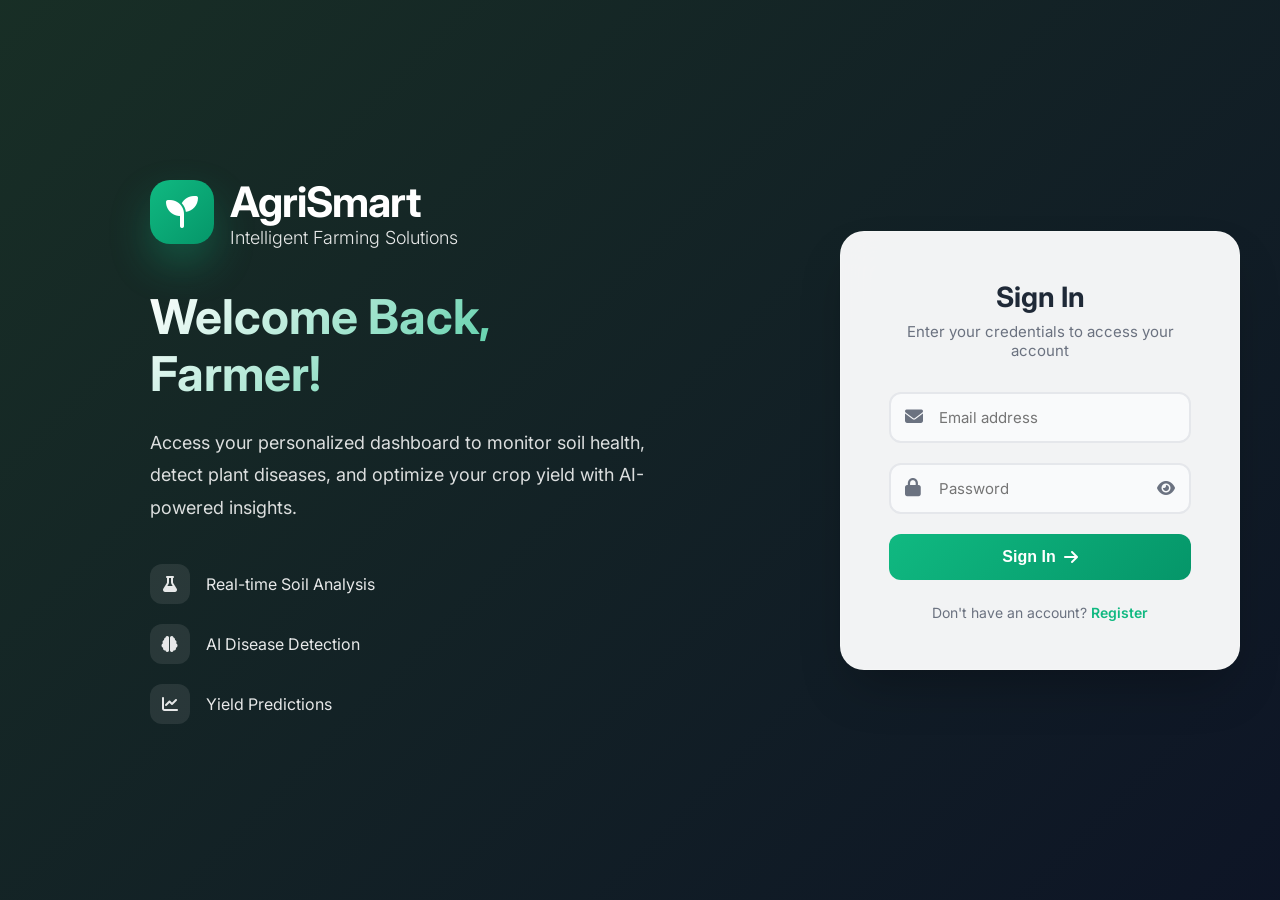
<file: frontend/login.html>
<!DOCTYPE html>
<html lang="en">
<head>
    <meta charset="UTF-8">
    <meta name="viewport" content="width=device-width, initial-scale=1.0">
    <title>AgriSmart | Login</title>
    <link href="https://fonts.googleapis.com/css2?family=Inter:wght@300;400;500;600;700&display=swap" rel="stylesheet">
    <link rel="stylesheet" href="https://cdnjs.cloudflare.com/ajax/libs/font-awesome/6.4.0/css/all.min.css">

    <style>
        :root {
            --primary-green: #1e3a2f;
            --light-green: #2d5a3d;
            --accent-green: #10b981;
            --pale-green: #d1fae5;
            --dark-bg: #0f172a;
            --glass-bg: rgba(255, 255, 255, 0.95);
            --text-dark: #1f2937;
            --text-light: #6b7280;
            --error: #ef4444;
            --success: #22c55e;
        }

        * {
            margin: 0;
            padding: 0;
            box-sizing: border-box;
        }

        body {
            font-family: 'Inter', sans-serif;
            min-height: 100vh;
            display: flex;
            overflow: hidden;
            background: #000;
        }

        /* Animated Background */
        .bg-container {
            position: fixed;
            top: 0;
            left: 0;
            width: 100%;
            height: 100%;
            z-index: -1;
        }

        .bg-image {
            position: absolute;
            top: 0;
            left: 0;
            width: 100%;
            height: 100%;
            background: linear-gradient(135deg, rgba(30, 58, 47, 0.8), rgba(15, 23, 42, 0.9)),
                        url('https://images.unsplash.com/photo-1625246333195-78d9c38ad449?ixlib=rb-4.0.3&auto=format&fit=crop&w=1920&q=80');
            background-size: cover;
            background-position: center;
            animation: kenBurns 20s ease-in-out infinite alternate;
        }

        @keyframes kenBurns {
            0% { transform: scale(1); }
            100% { transform: scale(1.1); }
        }

        .floating-leaves {
            position: absolute;
            width: 100%;
            height: 100%;
            overflow: hidden;
            pointer-events: none;
        }

        .leaf {
            position: absolute;
            color: rgba(255, 255, 255, 0.1);
            font-size: 20px;
            animation: float 15s infinite ease-in-out;
        }

        .leaf:nth-child(1) { left: 10%; animation-delay: 0s; top: 100%; }
        .leaf:nth-child(2) { left: 20%; animation-delay: 2s; top: 100%; font-size: 30px; }
        .leaf:nth-child(3) { left: 35%; animation-delay: 4s; top: 100%; }
        .leaf:nth-child(4) { left: 50%; animation-delay: 1s; top: 100%; font-size: 25px; }
        .leaf:nth-child(5) { left: 65%; animation-delay: 3s; top: 100%; }
        .leaf:nth-child(6) { left: 80%; animation-delay: 5s; top: 100%; font-size: 35px; }
        .leaf:nth-child(7) { left: 90%; animation-delay: 2.5s; top: 100%; }

        @keyframes float {
            0% { transform: translateY(0) rotate(0deg); opacity: 0; }
            10% { opacity: 0.3; }
            90% { opacity: 0.3; }
            100% { transform: translateY(-100vh) rotate(360deg); opacity: 0; }
        }

        /* Split Layout */
        .split-container {
            display: flex;
            width: 100%;
            min-height: 100vh;
        }

        /* Left Side - Branding */
        .brand-side {
            flex: 1;
            display: flex;
            flex-direction: column;
            justify-content: center;
            align-items: center;
            padding: 60px;
            color: white;
            position: relative;
            z-index: 1;
        }

        .brand-content {
            max-width: 500px;
            animation: fadeInUp 1s ease;
        }

        .logo-main {
            display: flex;
            align-items: center;
            gap: 16px;
            margin-bottom: 40px;
        }

        .logo-icon {
            width: 64px;
            height: 64px;
            background: linear-gradient(135deg, var(--accent-green), #059669);
            border-radius: 20px;
            display: flex;
            align-items: center;
            justify-content: center;
            font-size: 32px;
            box-shadow: 0 20px 40px rgba(16, 185, 129, 0.3);
            animation: pulse 2s infinite;
        }

        @keyframes pulse {
            0%, 100% { transform: scale(1); box-shadow: 0 20px 40px rgba(16, 185, 129, 0.3); }
            50% { transform: scale(1.05); box-shadow: 0 25px 50px rgba(16, 185, 129, 0.4); }
        }

        .brand-title {
            font-size: 42px;
            font-weight: 700;
            letter-spacing: -1px;
        }

        .brand-subtitle {
            font-size: 18px;
            opacity: 0.9;
            font-weight: 300;
        }

        .hero-text {
            font-size: 48px;
            font-weight: 700;
            line-height: 1.2;
            margin-bottom: 24px;
            background: linear-gradient(135deg, #ffffff 0%, var(--accent-green) 100%);
            -webkit-background-clip: text;
            -webkit-text-fill-color: transparent;
            background-clip: text;
        }

        .hero-description {
            font-size: 18px;
            line-height: 1.8;
            opacity: 0.85;
            margin-bottom: 40px;
        }

        .feature-list {
            display: flex;
            flex-direction: column;
            gap: 20px;
        }

        .feature-item {
            display: flex;
            align-items: center;
            gap: 16px;
            font-size: 16px;
            opacity: 0.9;
        }

        .feature-icon {
            width: 40px;
            height: 40px;
            background: rgba(255, 255, 255, 0.1);
            border-radius: 12px;
            display: flex;
            align-items: center;
            justify-content: center;
            backdrop-filter: blur(10px);
        }

        /* Right Side - Login Form */
        .form-side {
            flex: 0 0 480px;
            display: flex;
            align-items: center;
            justify-content: center;
            padding: 40px;
            position: relative;
            z-index: 1;
        }

        .login-container {
            width: 100%;
            max-width: 420px;
            background: var(--glass-bg);
            backdrop-filter: blur(20px);
            border-radius: 24px;
            padding: 48px;
            box-shadow: 0 25px 50px -12px rgba(0, 0, 0, 0.25);
            border: 1px solid rgba(255, 255, 255, 0.2);
            animation: slideIn 0.8s ease;
        }

        @keyframes slideIn {
            from { opacity: 0; transform: translateX(30px); }
            to { opacity: 1; transform: translateX(0); }
        }

        @keyframes fadeInUp {
            from { opacity: 0; transform: translateY(30px); }
            to { opacity: 1; transform: translateY(0); }
        }

        .form-header {
            text-align: center;
            margin-bottom: 32px;
        }

        .form-header h2 {
            font-size: 28px;
            font-weight: 700;
            color: var(--text-dark);
            margin-bottom: 8px;
        }

        .form-header p {
            color: var(--text-light);
            font-size: 15px;
        }

        .input-group {
            margin-bottom: 20px;
            position: relative;
        }

        .input-wrapper {
            position: relative;
        }

        .input-icon {
            position: absolute;
            left: 16px;
            top: 50%;
            transform: translateY(-50%);
            color: var(--text-light);
            font-size: 18px;
            transition: all 0.3s;
        }

        input {
            width: 100%;
            padding: 14px 16px 14px 48px;
            border: 2px solid #e5e7eb;
            border-radius: 12px;
            font-size: 15px;
            font-family: inherit;
            transition: all 0.3s;
            background: #f9fafb;
        }

        input:focus {
            outline: none;
            border-color: var(--accent-green);
            background: white;
            box-shadow: 0 0 0 4px rgba(16, 185, 129, 0.1);
        }

        input:focus ~ .input-icon {
            color: var(--accent-green);
        }

        .password-toggle {
            position: absolute;
            right: 16px;
            top: 50%;
            transform: translateY(-50%);
            color: var(--text-light);
            cursor: pointer;
            font-size: 16px;
            transition: all 0.3s;
            z-index: 10;
        }

        .password-toggle:hover {
            color: var(--text-dark);
        }

        button {
            width: 100%;
            padding: 14px;
            background: linear-gradient(135deg, var(--accent-green) 0%, #059669 100%);
            color: white;
            border: none;
            border-radius: 12px;
            font-size: 16px;
            font-weight: 600;
            cursor: pointer;
            transition: all 0.3s;
            display: flex;
            align-items: center;
            justify-content: center;
            gap: 8px;
            margin-top: 8px;
        }

        button:hover {
            transform: translateY(-2px);
            box-shadow: 0 10px 25px rgba(16, 185, 129, 0.4);
        }

        button:active {
            transform: translateY(0);
        }

        #msg {
            margin-top: 16px;
            padding: 12px 16px;
            border-radius: 10px;
            font-size: 14px;
            text-align: center;
            display: none;
        }

        #msg:not(:empty) {
            display: block;
        }

        /* Style for auth.js error messages */
      .message {
           padding: 10px;
           margin-top: 10px;
           border-radius: 6px;
           font-weight: 500;
           display: none;
       }
       
       .message.show {
           display: block;
       }
       
       /* ❌ Error (RED) */
       .message.error {
           background: #fee2e2;
           color: #991b1b;
           border: 1px solid #fecaca;
       }
       
       /* ✅ Success (GREEN) */
       .message.success {
           background: #d1fae5;
           color: #065f46;
           border: 1px solid #a7f3d0;
       }
       

        .register-link {
            text-align: center;
            margin-top: 24px;
            color: var(--text-light);
            font-size: 14px;
        }

        .register-link a {
            color: var(--accent-green);
            text-decoration: none;
            font-weight: 600;
            margin-left: 4px;
        }

        .register-link a:hover {
            text-decoration: underline;
        }

        /* Responsive */
        @media (max-width: 968px) {
            .brand-side {
                display: none;
            }
            
            .form-side {
                flex: 1;
                background: linear-gradient(135deg, rgba(30, 58, 47, 0.9), rgba(15, 23, 42, 0.95));
            }
            
            .login-container {
                background: rgba(255, 255, 255, 0.98);
            }
        }

        @media (max-width: 480px) {
            .form-side {
                padding: 20px;
            }
            
            .login-container {
                padding: 32px 24px;
            }
        }
    </style>
</head>
<body>

    <!-- Background -->
    <div class="bg-container">
        <div class="bg-image"></div>
        <div class="floating-leaves">
            <i class="fas fa-leaf leaf"></i>
            <i class="fas fa-leaf leaf"></i>
            <i class="fas fa-leaf leaf"></i>
            <i class="fas fa-leaf leaf"></i>
            <i class="fas fa-leaf leaf"></i>
            <i class="fas fa-leaf leaf"></i>
            <i class="fas fa-leaf leaf"></i>
        </div>
    </div>

    <div class="split-container">
        <!-- Left Side - Branding -->
        <div class="brand-side">
            <div class="brand-content">
                <div class="logo-main">
                    <div class="logo-icon">
                        <i class="fas fa-seedling"></i>
                    </div>
                    <div>
                        <div class="brand-title">AgriSmart</div>
                        <div class="brand-subtitle">Intelligent Farming Solutions</div>
                    </div>
                </div>
                
                <h1 class="hero-text">Welcome Back, Farmer!</h1>
                <p class="hero-description">
                    Access your personalized dashboard to monitor soil health, 
                    detect plant diseases, and optimize your crop yield with AI-powered insights.
                </p>
                
                <div class="feature-list">
                    <div class="feature-item">
                        <div class="feature-icon">
                            <i class="fas fa-flask"></i>
                        </div>
                        <span>Real-time Soil Analysis</span>
                    </div>
                    <div class="feature-item">
                        <div class="feature-icon">
                            <i class="fas fa-brain"></i>
                        </div>
                        <span>AI Disease Detection</span>
                    </div>
                    <div class="feature-item">
                        <div class="feature-icon">
                            <i class="fas fa-chart-line"></i>
                        </div>
                        <span>Yield Predictions</span>
                    </div>
                </div>
            </div>
        </div>

        <!-- Right Side - Login Form -->
        <div class="form-side">
            <div class="login-container">
                <div class="form-header">
                    <h2>Sign In</h2>
                    <p>Enter your credentials to access your account</p>
                </div>

                <div class="input-group">
                    <div class="input-wrapper">
                        <i class="fas fa-envelope input-icon"></i>
                        <input type="email" id="email" placeholder="Email address" autocomplete="email">
                    </div>
                </div>

                <div class="input-group">
                    <div class="input-wrapper">
                        <i class="fas fa-lock input-icon"></i>
                        <input type="password" id="password" placeholder="Password" autocomplete="current-password">
                        <i class="fas fa-eye password-toggle" onclick="togglePassword()"></i>
                    </div>
                </div>

                <button onclick="login()">
                    <span>Sign In</span>
                    <i class="fas fa-arrow-right"></i>
                </button>

                <p id="msg" class="message"></p>

                <div class="register-link">
                    Don't have an account?<a href="register.html">Register</a>
                </div>
            </div>
        </div>
    </div>

    <!-- Only auth.js - no other scripts -->
    <script src="auth.js"></script>
    
    <!-- Minimal script for password toggle only -->
    <script>
        function togglePassword() {
            const input = document.getElementById('password');
            const icon = event.target;
            if (input.type === 'password') {
                input.type = 'text';
                icon.classList.replace('fa-eye', 'fa-eye-slash');
            } else {
                input.type = 'password';
                icon.classList.replace('fa-eye-slash', 'fa-eye');
            }
        }
    </script>
</body>
</html>
</file>
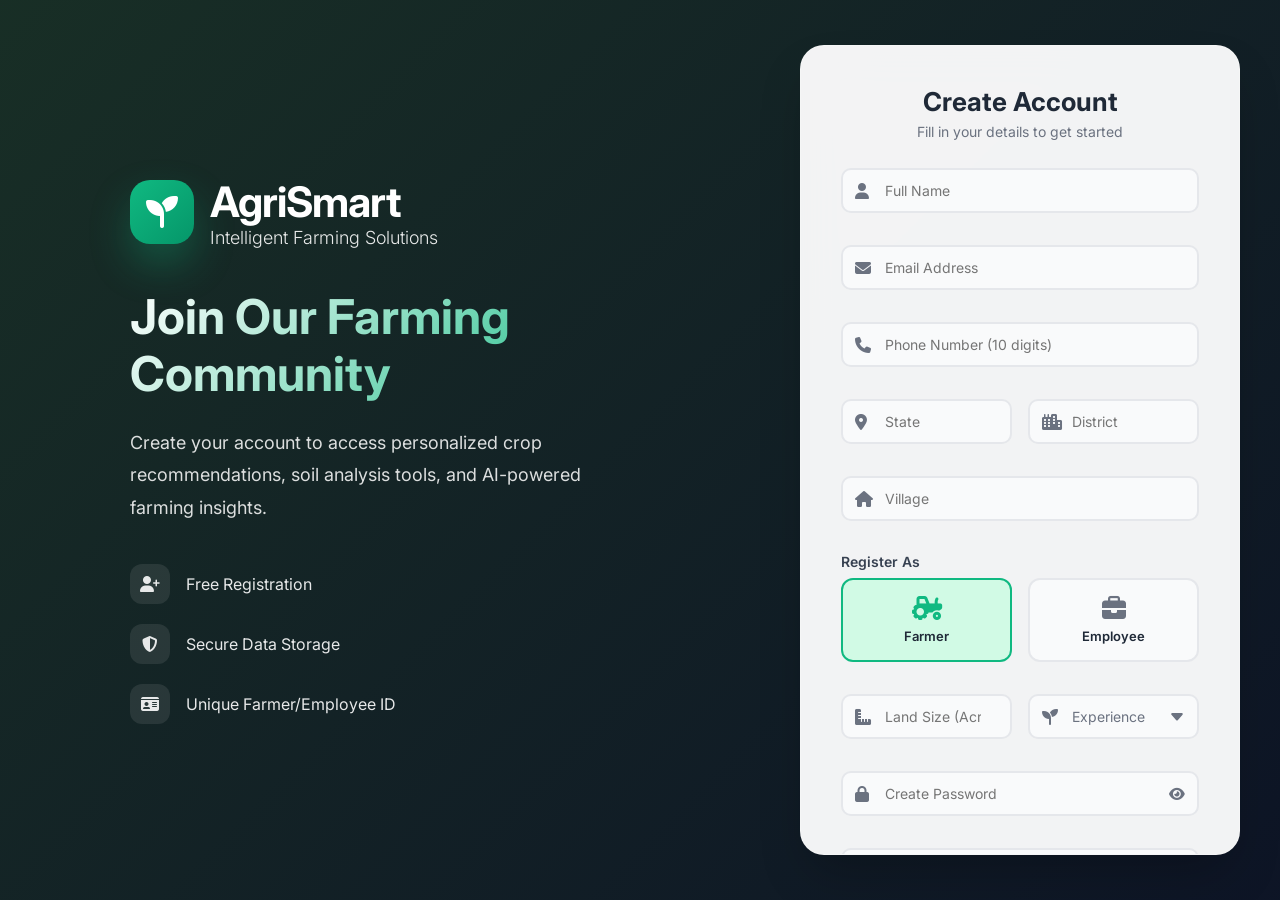
<file: frontend/register.html>
<!DOCTYPE html>
<html lang="en">
<head>
    <meta charset="UTF-8">
    <meta name="viewport" content="width=device-width, initial-scale=1.0">
    <title>AgriSmart | Register</title>
    <link href="https://fonts.googleapis.com/css2?family=Inter:wght@300;400;500;600;700&display=swap" rel="stylesheet">
    <link rel="stylesheet" href="https://cdnjs.cloudflare.com/ajax/libs/font-awesome/6.4.0/css/all.min.css">

    <style>
        :root {
            --primary-green: #1e3a2f;
            --light-green: #2d5a3d;
            --accent-green: #10b981;
            --pale-green: #d1fae5;
            --dark-bg: #0f172a;
            --glass-bg: rgba(255, 255, 255, 0.95);
            --text-dark: #1f2937;
            --text-light: #6b7280;
            --error: #ef4444;
            --success: #22c55e;
            --info-blue: #3b82f6;
        }

        * {
            margin: 0;
            padding: 0;
            box-sizing: border-box;
        }

        body {
            font-family: 'Inter', sans-serif;
            min-height: 100vh;
            display: flex;
            overflow: hidden;
            background: #000;
        }

        /* Animated Background */
        .bg-container {
            position: fixed;
            top: 0;
            left: 0;
            width: 100%;
            height: 100%;
            z-index: -1;
        }

        .bg-image {
            position: absolute;
            top: 0;
            left: 0;
            width: 100%;
            height: 100%;
            background: linear-gradient(135deg, rgba(30, 58, 47, 0.8), rgba(15, 23, 42, 0.9)),
                        url('https://images.unsplash.com/photo-1625246333195-78d9c38ad449?ixlib=rb-4.0.3&auto=format&fit=crop&w=1920&q=80');
            background-size: cover;
            background-position: center;
            animation: kenBurns 20s ease-in-out infinite alternate;
        }

        @keyframes kenBurns {
            0% { transform: scale(1); }
            100% { transform: scale(1.1); }
        }

        .floating-leaves {
            position: absolute;
            width: 100%;
            height: 100%;
            overflow: hidden;
            pointer-events: none;
        }

        .leaf {
            position: absolute;
            color: rgba(255, 255, 255, 0.1);
            font-size: 20px;
            animation: float 15s infinite ease-in-out;
        }

        .leaf:nth-child(1) { left: 10%; animation-delay: 0s; top: 100%; }
        .leaf:nth-child(2) { left: 20%; animation-delay: 2s; top: 100%; font-size: 30px; }
        .leaf:nth-child(3) { left: 35%; animation-delay: 4s; top: 100%; }
        .leaf:nth-child(4) { left: 50%; animation-delay: 1s; top: 100%; font-size: 25px; }
        .leaf:nth-child(5) { left: 65%; animation-delay: 3s; top: 100%; }
        .leaf:nth-child(6) { left: 80%; animation-delay: 5s; top: 100%; font-size: 35px; }
        .leaf:nth-child(7) { left: 90%; animation-delay: 2.5s; top: 100%; }

        @keyframes float {
            0% { transform: translateY(0) rotate(0deg); opacity: 0; }
            10% { opacity: 0.3; }
            90% { opacity: 0.3; }
            100% { transform: translateY(-100vh) rotate(360deg); opacity: 0; }
        }

        /* Split Layout */
        .split-container {
            display: flex;
            width: 100%;
            min-height: 100vh;
        }

        /* Left Side - Branding */
        .brand-side {
            flex: 1;
            display: flex;
            flex-direction: column;
            justify-content: center;
            align-items: center;
            padding: 60px;
            color: white;
            position: relative;
            z-index: 1;
        }

        .brand-content {
            max-width: 500px;
            animation: fadeInUp 1s ease;
        }

        .logo-main {
            display: flex;
            align-items: center;
            gap: 16px;
            margin-bottom: 40px;
        }

        .logo-icon {
            width: 64px;
            height: 64px;
            background: linear-gradient(135deg, var(--accent-green), #059669);
            border-radius: 20px;
            display: flex;
            align-items: center;
            justify-content: center;
            font-size: 32px;
            box-shadow: 0 20px 40px rgba(16, 185, 129, 0.3);
            animation: pulse 2s infinite;
        }

        @keyframes pulse {
            0%, 100% { transform: scale(1); box-shadow: 0 20px 40px rgba(16, 185, 129, 0.3); }
            50% { transform: scale(1.05); box-shadow: 0 25px 50px rgba(16, 185, 129, 0.4); }
        }

        .brand-title {
            font-size: 42px;
            font-weight: 700;
            letter-spacing: -1px;
        }

        .brand-subtitle {
            font-size: 18px;
            opacity: 0.9;
            font-weight: 300;
        }

        .hero-text {
            font-size: 48px;
            font-weight: 700;
            line-height: 1.2;
            margin-bottom: 24px;
            background: linear-gradient(135deg, #ffffff 0%, var(--accent-green) 100%);
            -webkit-background-clip: text;
            -webkit-text-fill-color: transparent;
            background-clip: text;
        }

        .hero-description {
            font-size: 18px;
            line-height: 1.8;
            opacity: 0.85;
            margin-bottom: 40px;
        }

        .feature-list {
            display: flex;
            flex-direction: column;
            gap: 20px;
        }

        .feature-item {
            display: flex;
            align-items: center;
            gap: 16px;
            font-size: 16px;
            opacity: 0.9;
        }

        .feature-icon {
            width: 40px;
            height: 40px;
            background: rgba(255, 255, 255, 0.1);
            border-radius: 12px;
            display: flex;
            align-items: center;
            justify-content: center;
            backdrop-filter: blur(10px);
        }

        /* Right Side - Form */
        .form-side {
            flex: 0 0 520px;
            display: flex;
            align-items: center;
            justify-content: center;
            padding: 40px;
            position: relative;
            z-index: 1;
            overflow-y: auto;
        }

        .register-container {
            width: 100%;
            max-width: 460px;
            background: var(--glass-bg);
            backdrop-filter: blur(20px);
            border-radius: 24px;
            padding: 40px;
            box-shadow: 0 25px 50px -12px rgba(0, 0, 0, 0.25);
            border: 1px solid rgba(255, 255, 255, 0.2);
            animation: slideIn 0.8s ease;
            max-height: 90vh;
            overflow-y: auto;
        }

        @keyframes slideIn {
            from { opacity: 0; transform: translateX(30px); }
            to { opacity: 1; transform: translateX(0); }
        }

        @keyframes fadeInUp {
            from { opacity: 0; transform: translateY(30px); }
            to { opacity: 1; transform: translateY(0); }
        }

        .form-header {
            text-align: center;
            margin-bottom: 28px;
        }

        .form-header h2 {
            font-size: 26px;
            font-weight: 700;
            color: var(--text-dark);
            margin-bottom: 6px;
        }

        .form-header p {
            color: var(--text-light);
            font-size: 14px;
        }

        .form-grid {
            display: grid;
            grid-template-columns: 1fr 1fr;
            gap: 16px;
        }

        .input-group {
            margin-bottom: 16px;
            position: relative;
        }

        .input-group.full-width {
            grid-column: 1 / -1;
        }

        .input-wrapper {
            position: relative;
        }

        .input-icon {
            position: absolute;
            left: 14px;
            top: 50%;
            transform: translateY(-50%);
            color: var(--text-light);
            font-size: 16px;
            transition: all 0.3s;
            z-index: 2;
        }

        input, select {
            width: 100%;
            padding: 12px 14px 12px 42px;
            border: 2px solid #e5e7eb;
            border-radius: 10px;
            font-size: 14px;
            font-family: inherit;
            transition: all 0.3s;
            background: #f9fafb;
            color: var(--text-dark);
        }

        input:focus, select:focus {
            outline: none;
            border-color: var(--accent-green);
            background: white;
            box-shadow: 0 0 0 3px rgba(16, 185, 129, 0.1);
        }

        input:focus ~ .input-icon,
        select:focus ~ .input-icon {
            color: var(--accent-green);
        }

        select {
            cursor: pointer;
            appearance: none;
            background-image: url("data:image/svg+xml,%3Csvg xmlns='http://www.w3.org/2000/svg' width='16' height='16' fill='%236b7280' viewBox='0 0 16 16'%3E%3Cpath d='M7.247 11.14 2.451 5.658C1.885 5.013 2.345 4 3.204 4h9.592a1 1 0 0 1 .753 1.659l-4.796 5.48a1 1 0 0 1-1.506 0z'/%3E%3C/svg%3E");
            background-repeat: no-repeat;
            background-position: right 12px center;
            padding-right: 40px;
        }

        select:invalid, 
        select option:first-child {
            color: var(--text-light);
        }

        option {
            color: var(--text-dark);
        }

        .password-toggle {
            position: absolute;
            right: 14px;
            top: 50%;
            transform: translateY(-50%);
            color: var(--text-light);
            cursor: pointer;
            font-size: 14px;
            transition: all 0.3s;
            z-index: 10;
        }

        .password-toggle:hover {
            color: var(--text-dark);
        }

        button {
            width: 100%;
            padding: 14px;
            background: linear-gradient(135deg, var(--accent-green) 0%, #059669 100%);
            color: white;
            border: none;
            border-radius: 12px;
            font-size: 16px;
            font-weight: 600;
            cursor: pointer;
            transition: all 0.3s;
            display: flex;
            align-items: center;
            justify-content: center;
            gap: 8px;
            margin-top: 8px;
        }

        button:hover {
            transform: translateY(-2px);
            box-shadow: 0 10px 25px rgba(16, 185, 129, 0.4);
        }

        button:active {
            transform: translateY(0);
        }

        button:disabled {
            opacity: 0.6;
            cursor: not-allowed;
            transform: none;
        }

        #msg {
            margin-top: 16px;
            padding: 12px 16px;
            border-radius: 10px;
            font-size: 14px;
            text-align: center;
            display: none;
        }

        #msg:not(:empty) {
            display: block;
        }

        #msg.error {
            background: #fee2e2;
            color: #991b1b;
            border: 1px solid #fecaca;
        }

        #msg.success {
            background: #d1fae5;
            color: #065f46;
            border: 1px solid #a7f3d0;
        }

        .login-link {
            text-align: center;
            margin-top: 20px;
            color: var(--text-light);
            font-size: 14px;
        }

        .login-link a {
            color: var(--accent-green);
            text-decoration: none;
            font-weight: 600;
            margin-left: 4px;
        }

        .login-link a:hover {
            text-decoration: underline;
        }

        /* Role Selection */
        .role-selection {
            display: flex;
            gap: 16px;
            margin-top: 8px;
        }

        .role-option {
            flex: 1;
            position: relative;
        }

        .role-option input[type="radio"] {
            position: absolute;
            opacity: 0;
            width: 0;
            height: 0;
        }

        .role-label {
            display: flex;
            flex-direction: column;
            align-items: center;
            gap: 8px;
            padding: 16px 12px;
            border: 2px solid #e5e7eb;
            border-radius: 12px;
            cursor: pointer;
            transition: all 0.3s;
            background: #f9fafb;
        }

        .role-label i {
            font-size: 24px;
            color: var(--text-light);
            transition: all 0.3s;
        }

        .role-label span {
            font-size: 13px;
            font-weight: 600;
            color: var(--text-dark);
        }

        .role-option input[type="radio"]:checked + .role-label {
            border-color: var(--accent-green);
            background: var(--pale-green);
        }

        .role-option input[type="radio"]:checked + .role-label i {
            color: var(--accent-green);
        }

        /* Dynamic Fields */
        .dynamic-field {
            display: none;
            animation: fadeIn 0.3s ease;
        }

        .dynamic-field.visible {
            display: block;
        }

        @keyframes fadeIn {
            from { opacity: 0; transform: translateY(-10px); }
            to { opacity: 1; transform: translateY(0); }
        }

        /* Employee specific styling */
        .employee-badge {
            display: inline-flex;
            align-items: center;
            gap: 6px;
            background: #dbeafe;
            color: #1e40af;
            padding: 4px 12px;
            border-radius: 20px;
            font-size: 12px;
            font-weight: 600;
            margin-top: 8px;
        }

        /* Validation styles */
        input:invalid:not(:placeholder-shown) {
            border-color: var(--error);
        }

        input:valid:not(:placeholder-shown) {
            border-color: var(--success);
        }

        .validation-hint {
            font-size: 12px;
            color: var(--text-light);
            margin-top: 4px;
            display: none;
        }

        input:focus:invalid ~ .validation-hint {
            display: block;
            color: var(--error);
        }

        /* Custom scrollbar for form container */
        .register-container::-webkit-scrollbar {
            width: 8px;
        }

        .register-container::-webkit-scrollbar-track {
            background: transparent;
        }

        .register-container::-webkit-scrollbar-thumb {
            background: #d1d5db;
            border-radius: 4px;
        }

        .register-container::-webkit-scrollbar-thumb:hover {
            background: #9ca3af;
        }

        /* Responsive */
        @media (max-width: 968px) {
            .brand-side {
                display: none;
            }
            
            .form-side {
                flex: 1;
                background: linear-gradient(135deg, rgba(30, 58, 47, 0.9), rgba(15, 23, 42, 0.95));
            }
            
            .register-container {
                background: rgba(255, 255, 255, 0.98);
                max-height: 95vh;
            }
        }

        @media (max-width: 480px) {
            .form-side {
                padding: 16px;
            }
            
            .register-container {
                padding: 28px 20px;
            }

            .form-grid {
                grid-template-columns: 1fr;
            }

            .role-selection {
                flex-direction: column;
            }
        }
    </style>
</head>
<body>

    <!-- Background -->
    <div class="bg-container">
        <div class="bg-image"></div>
        <div class="floating-leaves">
            <i class="fas fa-leaf leaf"></i>
            <i class="fas fa-leaf leaf"></i>
            <i class="fas fa-leaf leaf"></i>
            <i class="fas fa-leaf leaf"></i>
            <i class="fas fa-leaf leaf"></i>
            <i class="fas fa-leaf leaf"></i>
            <i class="fas fa-leaf leaf"></i>
        </div>
    </div>

    <div class="split-container">
        <!-- Left Side - Branding -->
        <div class="brand-side">
            <div class="brand-content">
                <div class="logo-main">
                    <div class="logo-icon">
                        <i class="fas fa-seedling"></i>
                    </div>
                    <div>
                        <div class="brand-title">AgriSmart</div>
                        <div class="brand-subtitle">Intelligent Farming Solutions</div>
                    </div>
                </div>
                
                <h1 class="hero-text">Join Our Farming Community</h1>
                <p class="hero-description">
                    Create your account to access personalized crop recommendations, 
                    soil analysis tools, and AI-powered farming insights.
                </p>
                
                <div class="feature-list">
                    <div class="feature-item">
                        <div class="feature-icon">
                            <i class="fas fa-user-plus"></i>
                        </div>
                        <span>Free Registration</span>
                    </div>
                    <div class="feature-item">
                        <div class="feature-icon">
                            <i class="fas fa-shield-alt"></i>
                        </div>
                        <span>Secure Data Storage</span>
                    </div>
                    <div class="feature-item">
                        <div class="feature-icon">
                            <i class="fas fa-id-card"></i>
                        </div>
                        <span>Unique Farmer/Employee ID</span>
                    </div>
                </div>
            </div>
        </div>

        <!-- Right Side - Registration Form -->
        <div class="form-side">
            <div class="register-container">
                <div class="form-header">
                    <h2>Create Account</h2>
                    <p>Fill in your details to get started</p>
                </div>

                <div class="form-grid">
                    <!-- Full Name -->
                    <div class="input-group full-width">
                        <div class="input-wrapper">
                            <i class="fas fa-user input-icon"></i>
                            <input type="text" id="fullname" placeholder="Full Name" required minlength="3">
                        </div>
                    </div>

                    <!-- Email -->
                    <div class="input-group full-width">
                        <div class="input-wrapper">
                            <i class="fas fa-envelope input-icon"></i>
                            <input type="email" id="email" placeholder="Email Address" required>
                        </div>
                    </div>

                    <!-- Phone - Indian number only -->
                    <div class="input-group full-width">
                        <div class="input-wrapper">
                            <i class="fas fa-phone input-icon"></i>
                            <input type="tel" id="phone" placeholder="Phone Number (10 digits)" 
                                   pattern="[6-9][0-9]{9}" maxlength="10" required>
                        </div>
                        <div class="validation-hint">Enter valid 10-digit Indian mobile number</div>
                    </div>

                    <!-- State & District -->
                    <div class="input-group">
                        <div class="input-wrapper">
                            <i class="fas fa-map-marker-alt input-icon"></i>
                            <input type="text" id="state" placeholder="State" required>
                        </div>
                    </div>

                    <div class="input-group">
                        <div class="input-wrapper">
                            <i class="fas fa-city input-icon"></i>
                            <input type="text" id="district" placeholder="District" required>
                        </div>
                    </div>

                    <!-- Village -->
                    <div class="input-group full-width">
                        <div class="input-wrapper">
                            <i class="fas fa-home input-icon"></i>
                            <input type="text" id="village" placeholder="Village" required>
                        </div>
                    </div>

                    <!-- Role Selection -->
                    <div class="input-group full-width">
                        <label style="font-size:14px; color:#374151; margin-bottom:8px; display:block; font-weight:600;">
                            Register As
                        </label>
                        <div class="role-selection">
                            <div class="role-option">
                                <input type="radio" name="role" id="role-farmer" value="farmer" checked onchange="toggleRoleFields()">
                                <label for="role-farmer" class="role-label">
                                    <i class="fas fa-tractor"></i>
                                    <span>Farmer</span>
                                </label>
                            </div>
                            <div class="role-option">
                                <input type="radio" name="role" id="role-employee" value="employee" onchange="toggleRoleFields()">
                                <label for="role-employee" class="role-label">
                                    <i class="fas fa-briefcase"></i>
                                    <span>Employee</span>
                                </label>
                            </div>
                        </div>
                    </div>

                    <!-- Farmer Fields: Land Size & Experience -->
                    <div class="input-group" id="farmer-land">
                        <div class="input-wrapper">
                            <i class="fas fa-ruler-combined input-icon"></i>
                            <input type="number" id="land" placeholder="Land Size (Acres)" step="0.1" min="0.1" required>
                        </div>
                    </div>

                    <div class="input-group" id="farmer-experience">
                        <div class="input-wrapper">
                            <i class="fas fa-seedling input-icon"></i>
                            <select id="experience" required>
                                <option value="" disabled selected>Experience</option>
                                <option value="beginner">Beginner (0-2 years)</option>
                                <option value="intermediate">Intermediate (3-7 years)</option>
                                <option value="expert">Expert (8+ years)</option>
                            </select>
                        </div>
                    </div>

                    <!-- Employee Fields: Department & Expertise (Hidden by default) -->
                    <div class="input-group full-width dynamic-field" id="employee-department">
                        <div class="input-wrapper">
                            <i class="fas fa-building input-icon"></i>
                            <select id="department">
                                <option value="" disabled selected>Select Department</option>
                                <option value="Agricultural Sciences">Agricultural Sciences</option>
                                <option value="Crop Management">Crop Management</option>
                                <option value="Soil Science">Soil Science</option>
                                <option value="Pest Control">Pest Control</option>
                                <option value="Research & Development">Research & Development</option>
                                <option value="Extension Services">Extension Services</option>
                            </select>
                        </div>
                    </div>

                    <div class="input-group full-width dynamic-field" id="employee-expertise">
                        <div class="input-wrapper">
                            <i class="fas fa-brain input-icon"></i>
                            <input type="text" id="expertise" placeholder="Area of Expertise (e.g., Organic Farming, Precision Agriculture)">
                        </div>
                    </div>

                    <!-- Password -->
                    <div class="input-group full-width">
                        <div class="input-wrapper">
                            <i class="fas fa-lock input-icon"></i>
                            <input type="password" id="password" placeholder="Create Password" 
                                   required minlength="8" pattern="(?=.*[a-z])(?=.*[A-Z])(?=.*\d).{8,}">
                            <i class="fas fa-eye password-toggle" onclick="togglePassword('password')"></i>
                        </div>
                        <div class="validation-hint">Min 8 chars with uppercase, lowercase & number</div>
                    </div>

                    <!-- Confirm Password -->
                    <div class="input-group full-width">
                        <div class="input-wrapper">
                            <i class="fas fa-lock input-icon"></i>
                            <input type="password" id="confirm_password" placeholder="Confirm Password" required>
                            <i class="fas fa-eye password-toggle" onclick="togglePassword('confirm_password')"></i>
                        </div>
                    </div>
                </div>

                <button onclick="register()" id="register-btn">
                    <span>Create Account</span>
                    <i class="fas fa-arrow-right"></i>
                </button>

                <p id="msg"></p>

                <div class="login-link">
                    Already have an account?<a href="login.html">Sign In</a>
                </div>
            </div>
        </div>
    </div>

    <script>
        const API = "http://localhost:8080";

        // Toggle password visibility
        function togglePassword(fieldId) {
            const input = document.getElementById(fieldId);
            const icon = event.target;
            
            if (input.type === 'password') {
                input.type = 'text';
                icon.classList.replace('fa-eye', 'fa-eye-slash');
            } else {
                input.type = 'password';
                icon.classList.replace('fa-eye-slash', 'fa-eye');
            }
        }

        // Show/hide fields based on role selection
        function toggleRoleFields() {
            const isFarmer = document.getElementById('role-farmer').checked;
            const farmerLand = document.getElementById('farmer-land');
            const farmerExp = document.getElementById('farmer-experience');
            const empDept = document.getElementById('employee-department');
            const empExpertise = document.getElementById('employee-expertise');
            
            const landInput = document.getElementById('land');
            const expSelect = document.getElementById('experience');
            const deptSelect = document.getElementById('department');
            const expertiseInput = document.getElementById('expertise');
            
            if (isFarmer) {
                // Show farmer fields
                farmerLand.style.display = 'block';
                farmerExp.style.display = 'block';
                landInput.required = true;
                expSelect.required = true;
                
                // Hide employee fields
                empDept.classList.remove('visible');
                empExpertise.classList.remove('visible');
                deptSelect.required = false;
                expertiseInput.required = false;
                
                // Clear employee values
                deptSelect.value = '';
                expertiseInput.value = '';
            } else {
                // Hide farmer fields
                farmerLand.style.display = 'none';
                farmerExp.style.display = 'none';
                landInput.required = false;
                expSelect.required = false;
                
                // Show employee fields
                empDept.classList.add('visible');
                empExpertise.classList.add('visible');
                deptSelect.required = true;
                expertiseInput.required = true;
                
                // Clear farmer values
                landInput.value = '';
                expSelect.value = '';
            }
        }

        // Initialize on load
        document.addEventListener('DOMContentLoaded', toggleRoleFields);

        // Phone number validation - only digits, max 10
        document.getElementById('phone').addEventListener('input', function(e) {
            this.value = this.value.replace(/\D/g, '');
            
            if (this.value.length > 0 && !/[6-9]/.test(this.value[0])) {
                this.value = '';
                showMessage('Phone number must start with 6, 7, 8, or 9', 'error');
            }
        });

        // Password match validation
        document.getElementById('confirm_password').addEventListener('input', function() {
            const pwd = document.getElementById('password').value;
            if (this.value !== pwd) {
                this.style.borderColor = 'var(--error)';
            } else {
                this.style.borderColor = 'var(--success)';
            }
        });

        // Helper to show messages
        function showMessage(text, type) {
            const msg = document.getElementById('msg');
            msg.textContent = text;
            msg.className = type;
            setTimeout(() => {
                msg.textContent = '';
                msg.className = '';
            }, 3000);
        }

        // Main register function
        async function register() {
            // Get all values
            const fullname = document.getElementById("fullname").value.trim();
            const email = document.getElementById("email").value.trim();
            const phone = document.getElementById("phone").value.trim();
            const password = document.getElementById("password").value;
            const confirmPassword = document.getElementById("confirm_password").value;
            const state = document.getElementById("state").value.trim();
            const district = document.getElementById("district").value.trim();
            const village = document.getElementById("village").value.trim();
            
            const roleEl = document.querySelector('input[name="role"]:checked');
            const role = roleEl ? roleEl.value : "farmer";
            
            // Role-specific fields
            let land_size = 0;
            let experience = "";
            let department = "";
            let expertise = "";
            
            if (role === "farmer") {
                land_size = parseFloat(document.getElementById("land").value) || 0;
                experience = document.getElementById("experience").value;
            } else {
                department = document.getElementById("department").value;
                expertise = document.getElementById("expertise").value.trim();
            }

            // Validation
            if (!fullname || !email || !phone || !password || !confirmPassword || !state || !district || !village) {
                showMessage("All fields are required", "error");
                return;
            }

            if (!/^[6-9][0-9]{9}$/.test(phone)) {
                showMessage("Please enter valid 10-digit Indian phone number", "error");
                return;
            }

            if (password !== confirmPassword) {
                showMessage("Passwords do not match", "error");
                return;
            }

            if (!/(?=.*[a-z])(?=.*[A-Z])(?=.*\d).{8,}/.test(password)) {
                showMessage("Password must contain uppercase, lowercase and number", "error");
                return;
            }

            if (role === "farmer") {
                if (land_size <= 0) {
                    showMessage("Please enter valid land size", "error");
                    return;
                }
                if (!experience) {
                    showMessage("Please select farming experience", "error");
                    return;
                }
            } else {
                if (!department) {
                    showMessage("Please select department", "error");
                    return;
                }
                if (!expertise) {
                    showMessage("Please enter area of expertise", "error");
                    return;
                }
            }

            // Build payload
            const payload = {
                fullname,
                email,
                phone,
                password,
                state,
                district,
                village,
                land_size,
                experience,
                role,
                department,
                expertise
            };

            // Show loading
            const btn = document.getElementById('register-btn');
            btn.disabled = true;
            btn.innerHTML = '<i class="fas fa-spinner fa-spin"></i> Creating...';

            try {
                const response = await fetch(API + "/register", {
                    method: "POST",
                    headers: { "Content-Type": "application/json" },
                    body: JSON.stringify(payload)
                });

                const data = await response.json();

                if (!data.success) {
                    showMessage(data.message || "Registration failed", "error");
                    btn.disabled = false;
                    btn.innerHTML = '<span>Create Account</span><i class="fas fa-arrow-right"></i>';
                    return;
                }

                showMessage("Registration submitted! Please wait for admin approval.", "success");
                
                // Show ID preview based on role
                setTimeout(() => {
                    const idType = role === "farmer" ? "Farmer ID" : "Employee ID";
                    showMessage(`Your ${idType} will be generated upon approval`, "success");
                }, 1500);

                setTimeout(() => {
                    window.location.href = "login.html";
                }, 3000);

            } catch (err) {
                console.error(err);
                showMessage("Server error. Please try again.", "error");
                btn.disabled = false;
                btn.innerHTML = '<span>Create Account</span><i class="fas fa-arrow-right"></i>';
            }
        }
    </script>
    
</body>
</html>
</file>
